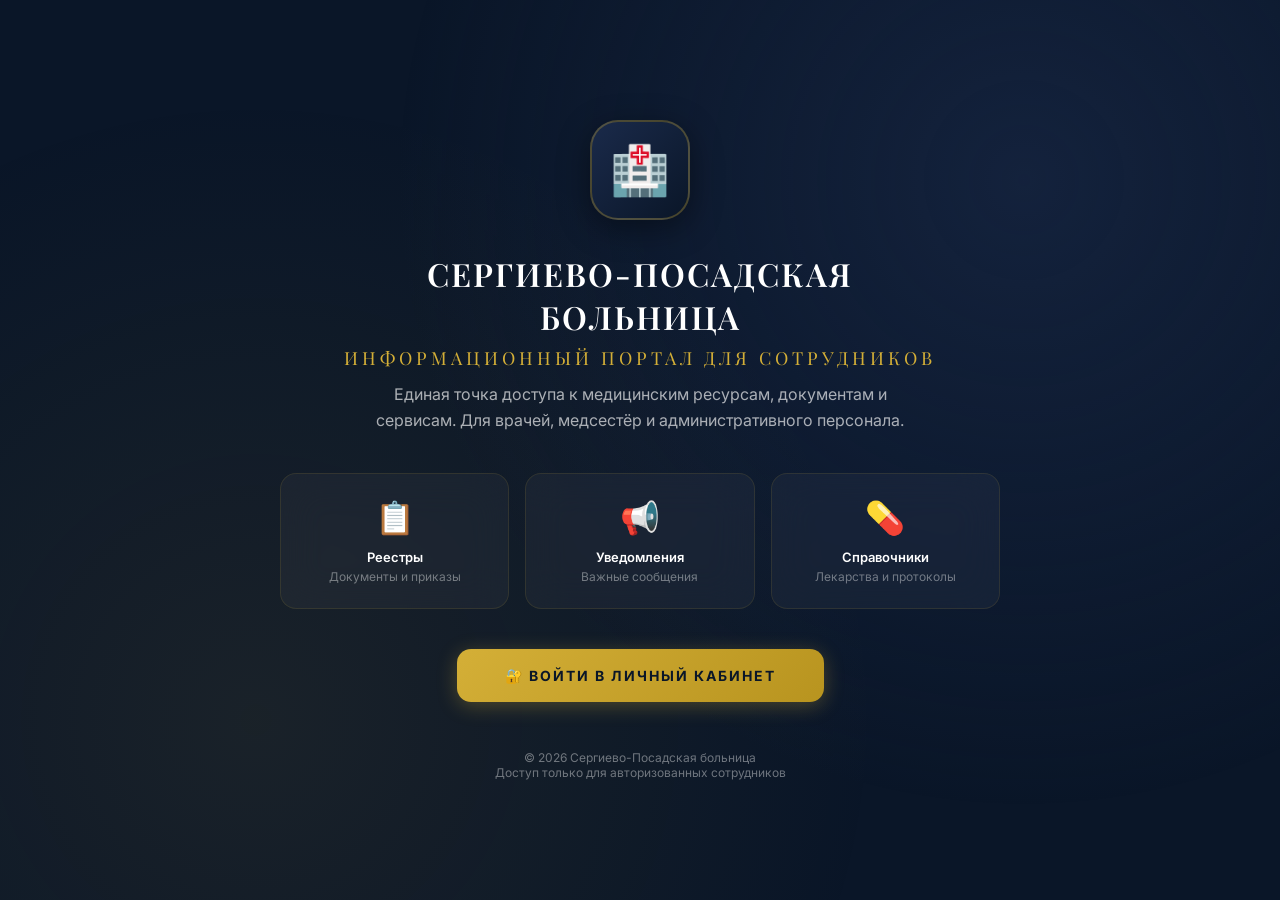
<file: index(2).html>
<!DOCTYPE html>
<html lang="ru">
<head>
    <meta charset="UTF-8">
    <meta name="viewport" content="width=device-width, initial-scale=1.0">
    <title>Сергиево-Посадская больница — Портал для сотрудников</title>
    <link href="https://fonts.googleapis.com/css2?family=Playfair+Display:wght@400;500;600;700&family=Inter:wght@300;400;500;600;700&display=swap" rel="stylesheet">
    <style>
        :root {
            --gold: #d4af37;
            --gold-light: #f0d878;
            --gold-dark: #b8941f;
            --navy: #0a1628;
            --navy-light: #1a2a4a;
            --glass: rgba(255, 255, 255, 0.04);
            --glass-border: rgba(212, 175, 55, 0.12);
            --text-primary: #ffffff;
            --text-secondary: rgba(255, 255, 255, 0.65);
            --text-muted: rgba(255, 255, 255, 0.4);
        }

        * { margin: 0; padding: 0; box-sizing: border-box; -webkit-font-smoothing: antialiased; }

        body {
            font-family: 'Inter', sans-serif;
            background: var(--navy);
            min-height: 100vh;
            color: var(--text-primary);
            overflow-x: hidden;
            display: flex;
            align-items: center;
            justify-content: center;
            padding: 20px;
        }

        .bg-layer {
            position: fixed; inset: 0; z-index: 0; pointer-events: none;
            background: radial-gradient(circle at 20% 80%, rgba(212, 175, 55, 0.08) 0%, transparent 50%),
                         radial-gradient(circle at 80% 20%, rgba(26, 42, 74, 0.6) 0%, transparent 50%);
        }

        .landing-wrapper {
            position: relative; z-index: 10;
            width: 100%; max-width: 720px;
            text-align: center;
        }

        .logo-ring {
            width: 100px; height: 100px;
            margin: 0 auto 32px;
            background: linear-gradient(135deg, var(--navy-light) 0%, var(--navy) 100%);
            border: 2px solid rgba(212, 175, 55, 0.3);
            border-radius: 28px;
            display: flex;
            align-items: center;
            justify-content: center;
            font-size: 48px;
            box-shadow: 0 8px 32px rgba(0, 0, 0, 0.4);
            animation: float 6s ease-in-out infinite;
        }

        @keyframes float {
            0%, 100% { transform: translateY(0); }
            50% { transform: translateY(-12px); }
        }

        h1 {
            font-family: 'Playfair Display', serif;
            font-size: 32px;
            font-weight: 600;
            letter-spacing: 2px;
            text-transform: uppercase;
            margin-bottom: 12px;
        }

        h1 span { color: var(--gold); display: block; font-size: 18px; margin-top: 8px; letter-spacing: 4px; font-weight: 400; }

        .subtitle {
            color: var(--text-secondary);
            font-size: 16px;
            line-height: 1.6;
            margin-bottom: 40px;
            max-width: 560px;
            margin-left: auto;
            margin-right: auto;
        }

        .features {
            display: grid;
            grid-template-columns: repeat(3, 1fr);
            gap: 16px;
            margin-bottom: 40px;
        }

        .feature {
            background: var(--glass);
            backdrop-filter: blur(20px);
            border: 1px solid var(--glass-border);
            border-radius: 16px;
            padding: 24px 16px;
            transition: all 0.3s ease;
        }

        .feature:hover { transform: translateY(-4px); border-color: rgba(212, 175, 55, 0.25); }

        .feature-icon { font-size: 32px; margin-bottom: 12px; }
        .feature-title { font-size: 13px; font-weight: 600; color: var(--text-primary); margin-bottom: 4px; }
        .feature-desc { font-size: 12px; color: var(--text-muted); }

        .login-btn {
            display: inline-block;
            padding: 18px 48px;
            background: linear-gradient(135deg, var(--gold) 0%, var(--gold-dark) 100%);
            color: var(--navy);
            text-decoration: none;
            border-radius: 14px;
            font-size: 14px;
            font-weight: 700;
            text-transform: uppercase;
            letter-spacing: 2px;
            box-shadow: 0 4px 20px rgba(212, 175, 55, 0.3);
            transition: all 0.3s ease;
        }

        .login-btn:hover {
            transform: translateY(-2px);
            box-shadow: 0 8px 30px rgba(212, 175, 55, 0.4);
        }

        .footer {
            margin-top: 48px;
            color: var(--text-muted);
            font-size: 12px;
        }

        @media (max-width: 640px) {
            .features { grid-template-columns: 1fr; }
            h1 { font-size: 24px; }
        }
    </style>
</head>
<body>
    <div class="bg-layer"></div>

    <div class="landing-wrapper">
        <div class="logo-ring">🏥</div>

        <h1>Сергиево-Посадская<br>больница<span>Информационный портал для сотрудников</span></h1>

        <p class="subtitle">
            Единая точка доступа к медицинским ресурсам, документам и сервисам. 
            Для врачей, медсестёр и административного персонала.
        </p>

        <div class="features">
            <div class="feature">
                <div class="feature-icon">📋</div>
                <div class="feature-title">Реестры</div>
                <div class="feature-desc">Документы и приказы</div>
            </div>
            <div class="feature">
                <div class="feature-icon">📢</div>
                <div class="feature-title">Уведомления</div>
                <div class="feature-desc">Важные сообщения</div>
            </div>
            <div class="feature">
                <div class="feature-icon">💊</div>
                <div class="feature-title">Справочники</div>
                <div class="feature-desc">Лекарства и протоколы</div>
            </div>
        </div>

        <a href="https://script.google.com/macros/s/AKfycbyzJR_WzJOhk8f81bv344m2vPxXT7VA3I1hCK9BnYrIk_ATLdL2ZsmJ_7GI4Q2xx-jtXg/exec?page=login" class="login-btn">🔐 Войти в личный кабинет</a>

        <div class="footer">
            © 2026 Сергиево-Посадская больница<br>
            Доступ только для авторизованных сотрудников
        </div>
    </div>
</body>
</html>
</file>
